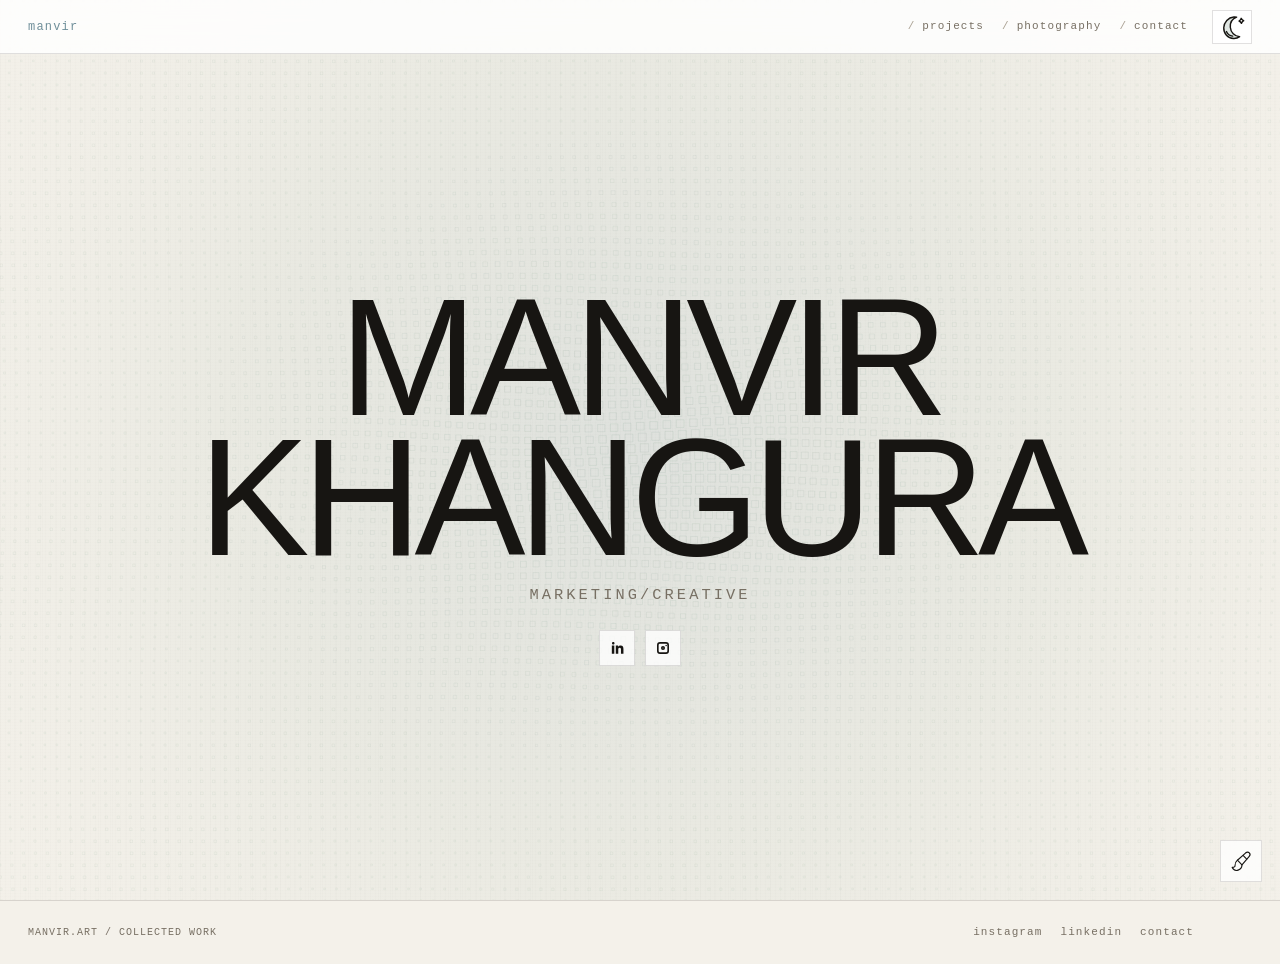
<file: index.html>
<!doctype html>
<html lang="en">
  <head>
    <meta charset="utf-8" />
    <meta name="viewport" content="width=device-width, initial-scale=1" />
    <meta name="description" content="Manvir Khangura portfolio: marketing, creative direction, photography, and culture-driven content." data-site="metaDescription" />
    <title>Manvir</title>
    <link rel="icon" href="favicon.svg" type="image/svg+xml" />
    <link rel="stylesheet" href="styles.css?v=20260728-project-note" />
    <script src="content/admin-config.js"></script>
    <script type="module" src="site.js?v=20260728-project-note"></script>
  </head>
  <body>
    <canvas class="atmosphere" id="atmosphere" aria-hidden="true"></canvas>

    <header class="site-header">
      <a class="brand" href="#home" data-route="home" data-site="name">Manvir</a>
      <nav class="site-nav" aria-label="Primary navigation">
        <a href="#section/projects" data-route="projects">projects</a>
        <a href="#section/photography" data-route="photography">photography</a>
        <a href="#contact" data-route="contact">contact</a>
      </nav>
      <button class="theme-toggle" id="theme-toggle" type="button" aria-label="Switch to dark mode">
        <svg class="sun-icon" viewBox="0 0 48 48" aria-hidden="true">
          <path class="sketch-fill" d="M23.5 15.4c5.8-.8 10.2 2.7 10.9 8.2.8 6.2-3.2 10.7-9.6 11.5-6.3.8-11-2.8-11.7-8.5-.8-5.9 3.8-10.4 10.4-11.2Z" />
          <path d="M23.5 15.4c5.8-.8 10.2 2.7 10.9 8.2.8 6.2-3.2 10.7-9.6 11.5-6.3.8-11-2.8-11.7-8.5-.8-5.9 3.8-10.4 10.4-11.2Z" />
          <path d="M21.4 16.2c-3.2 1.1-5.5 3.4-6.2 6.6" />
          <path d="M24 5.5 23.2 11" />
          <path d="M35.7 8.6 31.8 13" />
          <path d="M42.2 21.5 36.7 22.6" />
          <path d="M39.2 35.4 34.2 31.5" />
          <path d="M24.1 43.2 24.5 37.6" />
          <path d="M10.2 38.4 15.8 35.8" />
          <path d="M5.7 25.8 11.6 26.7" />
          <path d="M9 12.1 13.1 17.1" />
        </svg>
        <svg class="moon-icon" viewBox="0 0 48 48" aria-hidden="true">
          <path class="sketch-fill" d="M31.9 9.1c-6.9 2.1-11.6 8.4-11.6 15.8 0 8.6 6.1 15.5 14.3 16.6-3 2-6.5 2.9-10.4 2.4C14.9 42.7 8.4 34.7 9.4 25.2 10.4 15.8 18 8.5 27.3 8.5c1.6 0 3.1.2 4.6.6Z" />
          <path d="M31.9 9.1c-6.9 2.1-11.6 8.4-11.6 15.8 0 8.6 6.1 15.5 14.3 16.6-3 2-6.5 2.9-10.4 2.4C14.9 42.7 8.4 34.7 9.4 25.2 10.4 15.8 18 8.5 27.3 8.5c1.6 0 3.1.2 4.6.6Z" />
          <path d="M39.3 11.5c.8 2.2 1.8 3.4 3.8 4.2-2 .8-3.1 2-3.9 4.2-.9-2.2-1.9-3.4-3.8-4.2 1.9-.8 3.1-2 3.9-4.2Z" />
          <path d="M13.4 31.7c1.6 4.5 5.1 7.4 9.8 8.2" />
        </svg>
      </button>
    </header>

    <main>
      <section class="hero page-shell" data-view="home" aria-labelledby="intro-title">
        <div class="hero-grid">
          <div class="hero-copy">
            <h1 id="intro-title" data-site="headline">Manvir Khangura</h1>
            <p class="hero-statement" data-site="description">Marketing/Creative</p>
            <div class="signal-strip" aria-label="Social links" data-site="heroLinks">
              <a href="https://www.linkedin.com/in/manvir-khangura" target="_blank" rel="noreferrer" aria-label="LinkedIn">LinkedIn</a>
              <a href="https://www.instagram.com/manvir.s_/" target="_blank" rel="noreferrer" aria-label="Instagram">Instagram</a>
            </div>
          </div>
        </div>
      </section>

      <section class="archive page-shell" data-view="archive" hidden>
        <div class="page-title">
          <p class="eyebrow">Archive</p>
          <h1 id="archive-title">Sections</h1>
        </div>
        <div class="project-list" id="archive-grid"></div>
        <p class="empty-state" id="archive-empty" hidden>No published work yet.</p>
      </section>

      <article class="project-page page-shell" data-view="project" hidden>
        <header class="project-header">
          <a class="back-link" id="project-back" href="#home">Back</a>
          <p class="eyebrow" id="project-type">Gallery</p>
          <h1 id="project-title"></h1>
          <p id="project-description"></p>
        </header>
        <div class="image-stack" id="project-images"></div>
      </article>

      <section class="contact signature-wall-page page-shell" data-view="contact" hidden aria-labelledby="contact-title">
        <div class="signature-intro">
          <p class="eyebrow">Contact</p>
          <h1 id="contact-title">Signature wall</h1>
          <p class="wall-copy">Leave a typed note or draw directly onto a sticky.</p>
          <div class="contact-list" data-site="contactLinks">
            <a href="https://www.linkedin.com/in/manvir-khangura" target="_blank" rel="noreferrer">LinkedIn</a>
            <a href="https://www.instagram.com/manvir.s_/" target="_blank" rel="noreferrer">Instagram</a>
          </div>
        </div>
        <form class="signature-form" id="signature-form">
          <div class="wall-mode" role="group" aria-label="Choose note style">
            <button class="active" type="button" data-wall-mode="type">Type</button>
            <button type="button" data-wall-mode="draw">Draw</button>
          </div>
          <div class="sticky-composer">
            <textarea id="wall-note" name="note" maxlength="140" rows="5" placeholder="write something small"></textarea>
            <div class="signature-pad-top">
              <span>Draw note</span>
              <button type="button" id="clear-signature">Clear</button>
            </div>
            <canvas id="signature-canvas" width="520" height="300" tabindex="0" aria-label="Draw a note"></canvas>
          </div>
          <button class="wall-submit" type="submit">Post note</button>
          <p class="wall-status" id="wall-status" aria-live="polite"></p>
        </form>
        <div class="sticky-wall" id="sticky-wall" aria-label="Signature wall notes"></div>
      </section>
    </main>

    <footer class="site-footer">
      <span>manvir.art / collected work</span>
      <nav aria-label="Footer links">
        <a href="https://www.instagram.com/manvir.s_/" target="_blank" rel="noreferrer">Instagram</a>
        <a href="https://www.linkedin.com/in/manvir-khangura" target="_blank" rel="noreferrer">LinkedIn</a>
        <a href="#contact">Contact</a>
      </nav>
    </footer>
    <button class="controls-toggle" id="controls-toggle" type="button" aria-label="Show visual controls" aria-expanded="false">
      <svg viewBox="0 0 48 48" aria-hidden="true">
        <path d="M31.6 7.8c2.5-2.1 5.7-2.1 7.4-.4 1.8 1.8 1.6 5-.5 7.4L24.9 30.3l-8.7-8.8L31.6 7.8Z" />
        <path d="M16.2 21.5c-3.6 3.3-5 6.3-4.5 9.4.3 1.9-.8 3.7-2.6 4.2-1 .3-2 .3-3.1.1 2 4.6 6.7 6.9 11.5 5.4 4.7-1.5 7.4-5.2 7.4-10.3" />
        <path d="M27.5 12.8 34 19.3" />
      </svg>
    </button>
    <aside class="control-board site-controls" id="site-controls" aria-label="Visual controls" hidden>
      <div class="board-row">
        <span>Cell</span>
        <button type="button" data-cell="18">L</button>
        <button type="button" data-cell="12" class="active">M</button>
        <button type="button" data-cell="7">S</button>
      </div>
      <div class="board-row">
        <span>Brush</span>
        <button type="button" data-brush="soft" class="active">Soft</button>
        <button type="button" data-brush="ink">Ink</button>
        <button type="button" data-brush="static">Static</button>
      </div>
    </aside>
  </body>
</html>
</file>
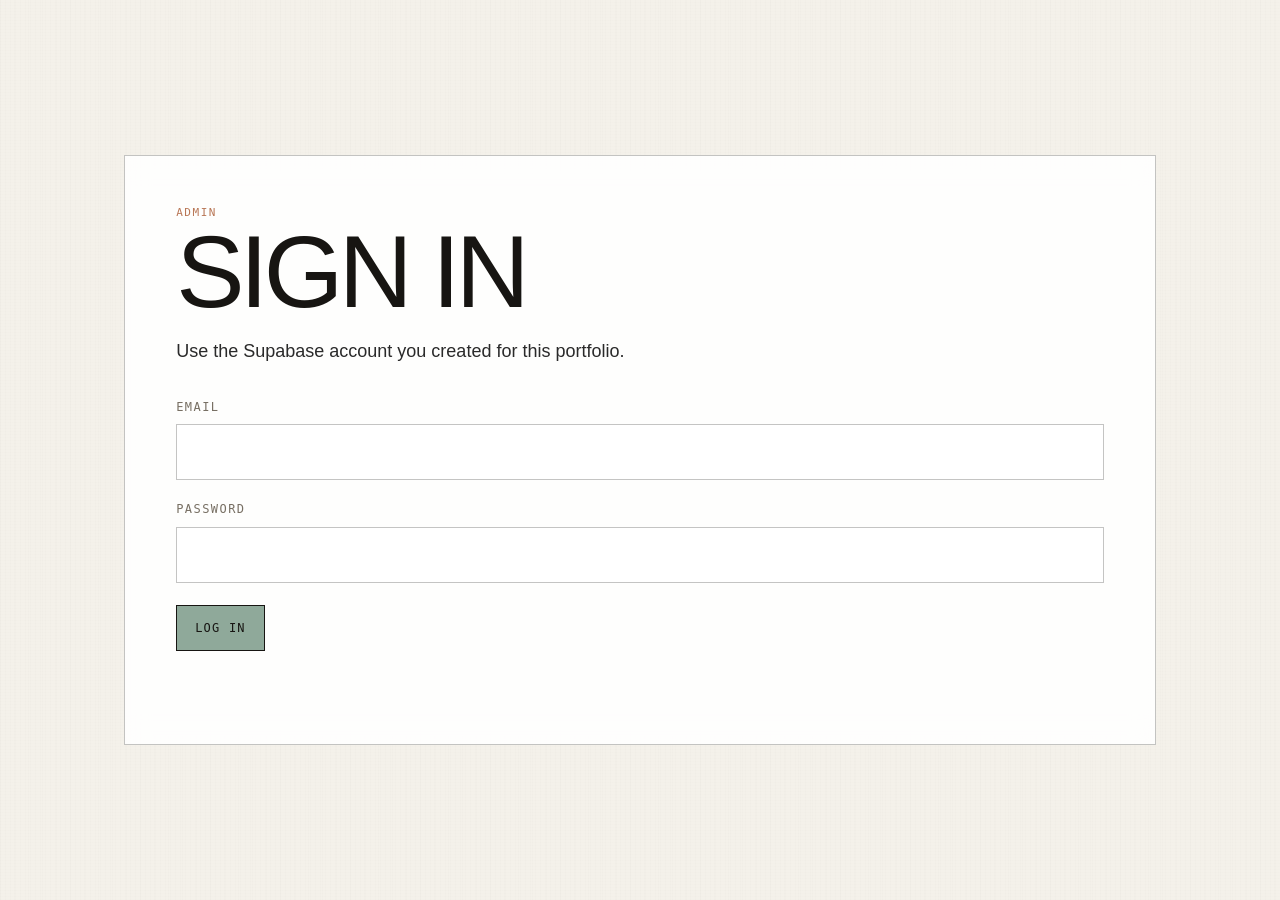
<file: admin/index.html>
<!doctype html>
<html lang="en">
  <head>
    <meta charset="utf-8" />
    <meta name="viewport" content="width=device-width, initial-scale=1" />
    <meta name="robots" content="noindex, nofollow" />
    <title>Admin - Manvir</title>
    <link rel="icon" href="../favicon.svg" type="image/svg+xml" />
    <link rel="stylesheet" href="../styles.css?v=20260709-theme-toggle" />
    <link rel="stylesheet" href="admin.css?v=20260725-wall-remove" />
    <script src="../content/admin-config.js"></script>
    <script type="module" src="admin.js?v=20260725-wall-remove"></script>
  </head>
  <body class="admin-body">
    <main class="admin-shell">
      <section class="admin-panel" id="login-panel">
        <p class="kicker">Admin</p>
        <h1>Sign in</h1>
        <p class="admin-copy">Use the Supabase account you created for this portfolio.</p>
        <form class="admin-form" id="login-form">
          <label>
            <span>Email</span>
            <input id="email" name="email" type="email" autocomplete="email" required />
          </label>
          <label>
            <span>Password</span>
            <input id="password" name="password" type="password" autocomplete="current-password" required />
          </label>
          <button type="submit">Log in</button>
        </form>
        <p class="admin-status" id="login-status"></p>
      </section>

      <section class="admin-panel" id="upload-panel" hidden>
        <div class="admin-topbar">
          <div>
            <p class="kicker">Admin</p>
            <h1>Upload images</h1>
          </div>
          <button type="button" class="ghost-button" id="logout-button">Log out</button>
        </div>

        <form class="admin-form" id="upload-form">
          <label>
            <span>Gallery</span>
            <select id="gallery" name="gallery" required>
              <option value="projects">Projects</option>
              <option value="photography">Photography</option>
            </select>
          </label>
          <label>
            <span>Caption or note</span>
            <input id="caption" name="caption" type="text" placeholder="Optional" />
          </label>
          <label>
            <span>Images</span>
            <input id="images" name="images" type="file" accept="image/*" multiple required />
          </label>
          <button type="submit">Review images</button>
        </form>
        <section class="review-panel" id="review-panel" hidden>
          <div class="review-heading">
            <div>
              <p class="kicker">Review</p>
              <h2>Confirm upload</h2>
            </div>
            <button type="button" class="ghost-button" id="clear-review-button">Clear</button>
          </div>
          <div class="preview-grid" id="preview-grid"></div>
          <div class="review-actions">
            <p class="admin-status" id="review-summary"></p>
            <button type="button" id="confirm-upload-button">Confirm upload</button>
          </div>
        </section>
        <p class="admin-status" id="upload-status"></p>
        <div class="admin-list" id="upload-list"></div>

        <section class="wall-admin-panel">
          <div class="review-heading">
            <div>
              <p class="kicker">Signature wall</p>
              <h2>Remove notes</h2>
            </div>
            <button type="button" class="ghost-button" id="refresh-wall-button">Refresh</button>
          </div>
          <p class="admin-status" id="wall-admin-status"></p>
          <div class="wall-admin-list" id="wall-admin-list"></div>
        </section>
      </section>

      <section class="admin-panel" id="setup-panel" hidden>
        <p class="kicker">Setup needed</p>
        <h1>Connect Supabase</h1>
        <p class="admin-copy">
          This admin page is installed, but it needs your Supabase project URL and anon key in
          <code>content/admin-config.js</code>.
        </p>
      </section>
    </main>
  </body>
</html>
</file>
<file: styles.css>
@import url("https://fonts.googleapis.com/css2?family=Pixelify+Sans:wght@400;500;600&display=swap");

:root {
  color-scheme: light;
  --paper: #f4f1ea;
  --paper-soft: #ebe7dc;
  --ink: #171512;
  --text: #171512;
  --muted: #776f63;
  --dim: #aaa193;
  --line: rgb(23 21 18 / 13%);
  --line-strong: rgb(23 21 18 / 25%);
  --accent: #8fa99a;
  --accent-2: #6f8f9a;
  --clay: #b87655;
  --icon-fill: rgb(143 169 154 / 28%);
  --copy: #2a2a2a;
  --header-bg: rgb(255 255 255 / 84%);
  --panel-bg: rgb(255 255 255 / 84%);
  --chip-bg: rgb(255 255 255 / 78%);
  --cell-bg: rgb(255 255 255 / 72%);
  --body-grid-a: rgb(23 21 18 / 7%);
  --body-grid-b: rgb(23 21 18 / 4%);
  --body-grid-c: rgb(143 169 154 / 14%);
  --canvas-bg: #f4f1ea;
  --canvas-glow-a: rgba(111, 143, 154, 0.16);
  --canvas-glow-b: rgba(143, 169, 154, 0.1);
  --canvas-glow-end: rgba(244, 241, 234, 0);
  --canvas-grid-soft: 143, 169, 154;
  --canvas-grid-ink: 23, 21, 18;
  --shadow: rgb(23 21 18 / 10%);
  --max: 1520px;
  --mono: "SFMono-Regular", ui-monospace, Menlo, Consolas, monospace;
  --pixel: "Pixelify Sans", "Helvetica Neue", Helvetica, Arial, sans-serif;
}

:root[data-theme="dark"] {
  color-scheme: dark;
  --paper: #111315;
  --paper-soft: #1a1d1f;
  --ink: #f0eee8;
  --text: #f0eee8;
  --muted: #aaa398;
  --dim: #746f66;
  --line: rgb(240 238 232 / 13%);
  --line-strong: rgb(240 238 232 / 24%);
  --accent: #789287;
  --accent-2: #87aebb;
  --clay: #c08a6c;
  --icon-fill: rgb(120 146 135 / 32%);
  --copy: #d2ccc0;
  --header-bg: rgb(17 19 21 / 84%);
  --panel-bg: rgb(26 29 31 / 82%);
  --chip-bg: rgb(26 29 31 / 78%);
  --cell-bg: rgb(26 29 31 / 72%);
  --body-grid-a: rgb(240 238 232 / 7%);
  --body-grid-b: rgb(240 238 232 / 4%);
  --body-grid-c: rgb(135 174 187 / 11%);
  --canvas-bg: #111315;
  --canvas-glow-a: rgba(135, 174, 187, 0.14);
  --canvas-glow-b: rgba(120, 146, 135, 0.1);
  --canvas-glow-end: rgba(17, 19, 21, 0);
  --canvas-grid-soft: 120, 146, 135;
  --canvas-grid-ink: 240, 238, 232;
  --shadow: rgb(0 0 0 / 28%);
}

* {
  box-sizing: border-box;
}

html {
  background: var(--paper);
  color: var(--text);
  font-family: "Helvetica Neue", Helvetica, Arial, "SF Pro Display", "SF Pro Text", -apple-system, BlinkMacSystemFont, sans-serif;
  font-feature-settings: "ss06" 1;
  scroll-behavior: smooth;
}

body {
  position: relative;
  margin: 0;
  min-height: 100vh;
  overflow-x: hidden;
  color: var(--text);
  font-size: 15px;
  line-height: 1.5;
  letter-spacing: 0;
  background: transparent;
}

body::after {
  content: "";
  position: fixed;
  inset: 0;
  z-index: 1;
  pointer-events: none;
  opacity: 0.16;
  background-image:
    linear-gradient(90deg, var(--body-grid-a) 1px, transparent 1px),
    repeating-linear-gradient(0deg, var(--body-grid-b) 0 1px, transparent 1px 3px),
    repeating-linear-gradient(90deg, var(--body-grid-c) 0 1px, transparent 1px 5px);
  background-size: 14px 100%, auto, auto;
  mix-blend-mode: multiply;
}

a {
  color: inherit;
  text-decoration: none;
}

a:hover,
a.active {
  color: var(--accent-2);
}

img {
  display: block;
  max-width: 100%;
}

button,
input,
select {
  font: inherit;
}

[hidden] {
  display: none !important;
}

.visually-hidden {
  position: absolute;
  width: 1px;
  height: 1px;
  overflow: hidden;
  clip: rect(0 0 0 0);
  white-space: nowrap;
}

.atmosphere {
  position: fixed;
  inset: 0;
  z-index: 0;
  width: 100%;
  height: 100%;
  pointer-events: none;
}

main,
.site-footer,
.site-controls,
.controls-toggle {
  position: relative;
  z-index: 2;
}

.site-header {
  position: sticky;
  top: 0;
  z-index: 10;
  display: grid;
  grid-template-columns: auto minmax(0, 1fr) auto;
  align-items: center;
  gap: 24px;
  min-height: 54px;
  padding: 0 28px;
  background: var(--header-bg);
  border-bottom: 1px solid var(--line);
  backdrop-filter: blur(12px);
  -webkit-backdrop-filter: blur(12px);
}

.theme-toggle {
  display: inline-grid;
  place-items: center;
  width: 40px;
  height: 34px;
  padding: 0;
  color: var(--text);
  background: var(--chip-bg);
  border: 1px solid var(--line);
  cursor: pointer;
}

.theme-toggle:hover {
  background: var(--accent);
  border-color: var(--ink);
}

.theme-toggle svg {
  width: 29px;
  height: 29px;
  fill: none;
  stroke: currentColor;
  stroke-width: 2.35;
  stroke-linecap: round;
  stroke-linejoin: round;
  overflow: visible;
  transform: rotate(-4deg);
}

.theme-toggle .sketch-fill {
  fill: var(--icon-fill);
  stroke: none;
}

.theme-toggle:hover svg {
  transform: rotate(4deg) translateY(-1px);
}

.theme-toggle .sun-icon {
  display: none;
}

:root[data-theme="dark"] .theme-toggle .sun-icon {
  display: block;
}

:root[data-theme="dark"] .theme-toggle .moon-icon {
  display: none;
}

.brand {
  width: max-content;
  max-width: 56vw;
  color: var(--accent-2);
  font-family: var(--mono);
  font-size: 12px;
  font-weight: 500;
  line-height: 1;
  letter-spacing: 0.1em;
  text-transform: lowercase;
  white-space: nowrap;
}

.site-nav,
.site-footer nav {
  display: flex;
  align-items: center;
  justify-content: flex-end;
  gap: 18px;
  color: var(--muted);
  font-family: var(--mono);
  font-size: 11px;
  line-height: 1;
  letter-spacing: 0.1em;
  text-transform: lowercase;
}

.site-nav {
  min-width: 0;
  flex-wrap: nowrap;
  white-space: nowrap;
}

.site-nav a::before {
  content: "/";
  margin-right: 7px;
  color: var(--dim);
}

.page-shell {
  width: min(var(--max), 100%);
  margin: 0 auto;
  padding: 0 28px;
}

.hero {
  min-height: calc(100vh - 54px);
  display: flex;
  flex-direction: column;
  justify-content: center;
  padding-top: clamp(80px, 12vh, 150px);
  padding-bottom: clamp(70px, 12vh, 140px);
}

.hero-grid {
  display: grid;
  grid-template-columns: minmax(0, 1fr);
  align-items: center;
  gap: 28px;
}

.hero-copy {
  display: grid;
  justify-items: center;
  align-content: center;
  gap: 18px;
  min-height: 0;
  text-align: center;
}

.kicker,
.eyebrow {
  margin: 0;
  color: var(--clay);
  font-family: var(--mono);
  font-size: 11px;
  font-weight: 400;
  line-height: 1;
  letter-spacing: 0.14em;
  text-transform: uppercase;
}

h1,
h2,
h3,
p {
  margin-top: 0;
}

h1 {
  max-width: 1160px;
  margin-bottom: 0;
  font-size: clamp(72px, 13vw, 210px);
  line-height: 0.84;
  font-weight: 400;
  letter-spacing: -0.045em;
  text-transform: uppercase;
}

.hero-statement {
  max-width: 720px;
  margin: 0;
  padding: 0;
  color: var(--muted);
  background: transparent;
  border: 0;
  font-family: var(--mono);
  font-size: clamp(13px, 1.2vw, 18px);
  line-height: 1.2;
  font-weight: 400;
  letter-spacing: 0.2em;
  text-transform: uppercase;
}

.hero-statement::first-letter {
  color: inherit;
}

.hero-bottom {
  display: grid;
  grid-template-columns: minmax(280px, 420px) minmax(0, 1fr);
  align-items: flex-end;
  justify-content: space-between;
  gap: 24px;
}

.archive-card {
  display: grid;
  gap: 0;
  margin: 0;
  color: var(--text);
  background: var(--panel-bg);
  border: 1px solid var(--line);
  box-shadow: 10px 10px 0 var(--shadow);
  backdrop-filter: blur(12px);
  -webkit-backdrop-filter: blur(12px);
}

.archive-card div {
  display: grid;
  grid-template-columns: 86px minmax(0, 1fr);
  gap: 12px;
  align-items: center;
  min-height: 38px;
  padding: 0 12px;
  border-bottom: 1px solid var(--line);
}

.archive-card div:last-child {
  border-bottom: 0;
}

.archive-card dt,
.archive-card dd {
  margin: 0;
}

.archive-card dt {
  color: var(--dim);
  font-family: var(--mono);
  font-size: 10px;
  letter-spacing: 0.12em;
  text-transform: uppercase;
}

.archive-card dd {
  min-width: 0;
  color: var(--text);
  font-family: var(--pixel);
  font-size: 15px;
  line-height: 1;
}

.control-board {
  display: grid;
  gap: 14px;
  padding: 16px;
  width: min(440px, 100%);
  color: var(--muted);
  background: var(--panel-bg);
  border: 1px solid var(--line);
  backdrop-filter: blur(12px);
  -webkit-backdrop-filter: blur(12px);
}

.site-controls {
  position: fixed;
  right: 18px;
  bottom: 68px;
  z-index: 20;
  width: min(360px, calc(100vw - 36px));
  padding: 10px;
  gap: 8px;
  box-shadow: 0 10px 34px rgb(23 21 18 / 10%);
}

.controls-toggle {
  position: fixed;
  right: 18px;
  bottom: 18px;
  z-index: 21;
  display: inline-grid;
  place-items: center;
  width: 42px;
  height: 42px;
  padding: 0;
  color: var(--text);
  background: var(--chip-bg);
  border: 1px solid var(--line);
  cursor: pointer;
  backdrop-filter: blur(12px);
  -webkit-backdrop-filter: blur(12px);
}

.controls-toggle:hover,
.controls-toggle.active {
  background: var(--accent);
  border-color: var(--ink);
}

.controls-toggle svg {
  width: 25px;
  height: 25px;
  fill: none;
  stroke: currentColor;
  stroke-width: 2.2;
  stroke-linecap: round;
  stroke-linejoin: round;
}

.board-row {
  display: grid;
  grid-template-columns: 64px repeat(3, 1fr);
  gap: 8px;
  align-items: center;
}

.board-row span {
  color: var(--text);
  font-family: var(--mono);
  font-size: 11px;
  letter-spacing: 0.1em;
  text-transform: uppercase;
}

.board-row button {
  min-height: 34px;
  color: var(--muted);
  background: #fff;
  border: 1px solid var(--line);
  border-radius: 0;
  cursor: pointer;
  font-family: var(--mono);
  font-size: 11px;
  text-transform: uppercase;
}

.board-row button:hover,
.board-row button.active {
  color: var(--ink);
  background: var(--accent);
  border-color: var(--ink);
}

.control-board p,
.project-header p,
.empty-state {
  color: var(--copy);
  text-align: justify;
  text-align-last: left;
}

.signal-strip,
.contact-list {
  display: flex;
  flex-wrap: wrap;
  gap: 10px;
  padding-top: 28px;
}

.signal-strip {
  justify-content: flex-end;
  padding-top: 0;
}

.hero .signal-strip {
  justify-content: center;
  margin-top: 8px;
}

.signal-strip a,
.signal-strip span,
.contact-list a,
.contact-list span {
  display: inline-flex;
  align-items: center;
  min-height: 34px;
  padding: 0 12px;
  color: var(--text);
  background: var(--chip-bg);
  border: 1px solid var(--line);
  font-family: var(--mono);
  font-size: 10px;
  letter-spacing: 0.1em;
  text-transform: uppercase;
}

.signal-strip .social-icon {
  justify-content: center;
  width: 36px;
  min-height: 36px;
  padding: 0;
}

.signal-strip .social-icon svg {
  width: 18px;
  height: 18px;
  fill: currentColor;
}

.signal-strip a:hover,
.contact-list a:hover {
  color: var(--ink);
  background: var(--accent);
  border-color: var(--ink);
}

.section-heading h2 {
  max-width: 980px;
  margin: 0;
  font-size: clamp(36px, 5.4vw, 86px);
  line-height: 0.98;
  font-weight: 400;
  letter-spacing: -0.035em;
  text-transform: uppercase;
}

.work-index {
  padding-top: 72px;
  padding-bottom: 82px;
}

.section-heading {
  display: grid;
  grid-template-columns: minmax(180px, 0.34fr) minmax(0, 1fr);
  gap: 42px;
  align-items: end;
  padding: 28px 0 38px;
  border-top: 1px solid var(--line-strong);
}

.section-note {
  max-width: 560px;
  margin: 0;
  color: var(--muted);
  font-family: var(--mono);
  font-size: clamp(12px, 1vw, 15px);
  line-height: 1.45;
}

.project-list {
  display: grid;
  border-top: 1px solid var(--line);
}

.project-row {
  position: relative;
  display: grid;
  grid-template-columns: 76px minmax(320px, 1fr) minmax(160px, 220px) 128px;
  gap: 30px;
  align-items: center;
  min-height: 190px;
  padding: 22px 0;
  border-bottom: 1px solid var(--line);
  color: var(--text);
}

.project-row::after {
  content: "";
  position: absolute;
  left: 76px;
  bottom: 26px;
  width: 38px;
  height: 2px;
  background: var(--clay);
  transform: scaleX(0);
  transform-origin: left;
  transition: transform 220ms ease;
}

.project-row::before {
  content: "";
  position: absolute;
  inset: 8px -12px;
  z-index: -1;
  background: rgb(143 169 154 / 0%);
  transform: skewY(-0.2deg);
  transition: background 180ms ease;
}

.project-row:hover::before {
  background: rgb(143 169 154 / 24%);
}

.project-row:hover::after {
  transform: scaleX(1);
}

.project-number,
.project-row-type {
  color: var(--dim);
  font-family: var(--mono);
  font-size: 11px;
  letter-spacing: 0.1em;
  text-transform: uppercase;
}

.project-row-type {
  justify-self: end;
  text-align: right;
}

.project-row-title {
  font-size: clamp(34px, 5.2vw, 82px);
  line-height: 0.9;
  font-weight: 400;
  letter-spacing: -0.035em;
  text-transform: uppercase;
  min-width: 0;
}

.project-row-media {
  overflow: hidden;
  justify-self: stretch;
  background: var(--paper-soft);
  border: 1px solid var(--line);
  mix-blend-mode: multiply;
  box-shadow: 7px 7px 0 var(--shadow);
}

.project-row-media img {
  width: 100%;
  aspect-ratio: 5 / 4;
  object-fit: cover;
  filter: grayscale(0.1) contrast(1.05) saturate(0.92);
  transition: transform 420ms ease, filter 420ms ease;
}

.project-row:hover .project-row-media img {
  transform: scale(1.08);
  filter: grayscale(0) contrast(1.08) saturate(1.04);
}

.archive,
.project-page,
.contact {
  min-height: calc(100vh - 54px);
  padding-top: 72px;
  padding-bottom: 110px;
}

.page-title {
  display: grid;
  grid-template-columns: minmax(180px, 0.34fr) minmax(0, 1fr);
  gap: 42px;
  align-items: end;
  margin-bottom: 48px;
}

.page-title h1,
.contact h1 {
  margin: 0;
  font-size: clamp(54px, 9vw, 142px);
  line-height: 0.86;
  font-weight: 400;
  letter-spacing: -0.04em;
  text-transform: uppercase;
}

.project-header {
  display: grid;
  grid-template-columns: 140px 160px minmax(0, 1fr);
  gap: 22px;
  align-items: start;
  margin-bottom: 48px;
}

.project-header h1 {
  grid-column: 3;
  font-size: clamp(58px, 10vw, 164px);
}

.project-header p:last-child {
  grid-column: 3;
  max-width: 720px;
  margin: 10px 0 0;
  font-size: 18px;
  line-height: 1.5;
}

.project-page.is-construction {
  display: grid;
  place-items: center;
  min-height: calc(100vh - 54px);
  padding-top: 72px;
  padding-bottom: 110px;
}

.project-page.is-construction .project-header {
  display: none;
}

.project-page.is-construction .image-stack {
  display: grid;
  place-items: center;
  width: 100%;
}

.project-page.is-photography {
  position: relative;
  display: grid;
  grid-template-columns: clamp(360px, 30vw, 560px) minmax(0, 1fr);
  width: 100vw;
  max-width: none;
  min-height: calc(100vh - 54px);
  margin-left: calc(50% - 50vw);
  margin-right: calc(50% - 50vw);
  overflow: hidden;
  padding-left: 0;
  padding-right: 0;
  padding-top: 0;
  padding-bottom: 0;
}

.project-page.is-photography::before {
  content: "";
  position: absolute;
  inset: 0;
  z-index: -1;
  background:
    radial-gradient(circle at 62% 46%, rgb(184 118 85 / 10%), transparent 0 25%),
    linear-gradient(90deg, rgb(255 255 255 / 20%), transparent 42% 100%);
  pointer-events: none;
}

.project-page.is-photography .project-header {
  position: relative;
  z-index: 2;
  display: grid;
  grid-column: 2;
  grid-template-columns: minmax(0, 1fr);
  place-self: center;
  place-items: center;
  width: min(760px, 78%);
  margin: 0;
  padding: 18vh 18px;
  text-align: center;
}

.project-page.is-photography .back-link {
  position: fixed;
  left: 28px;
  top: 82px;
  z-index: 4;
  padding: 9px 10px;
  background: var(--chip-bg);
  border: 1px solid var(--line);
  backdrop-filter: blur(12px);
  -webkit-backdrop-filter: blur(12px);
}

.project-page.is-photography .eyebrow {
  margin-bottom: 18px;
}

.project-page.is-photography .project-header h1 {
  grid-column: auto;
  font-family: Georgia, "Times New Roman", serif;
  font-size: clamp(58px, 8.8vw, 132px);
  line-height: 0.9;
  letter-spacing: -0.035em;
  text-transform: none;
}

.project-page.is-photography .project-header p:last-child {
  grid-column: auto;
  max-width: 560px;
  margin: 20px auto 0;
  color: var(--text);
  font-family: Georgia, "Times New Roman", serif;
  font-size: clamp(18px, 1.9vw, 25px);
  line-height: 1.35;
  text-align: center;
  text-align-last: center;
}

.project-page.is-photography .project-header p:last-child span {
  display: block;
}

.project-page.is-photography .project-header .camera-line {
  margin-top: 7px;
  font-family: Georgia, "Times New Roman", serif;
}

.project-page.is-photography .photo-marquee {
  position: absolute;
  inset: 0;
  z-index: 1;
  pointer-events: none;
  overflow: hidden;
}

.polaroid-stage {
  position: absolute;
  top: -18vh;
  bottom: -18vh;
  left: 0;
  width: min(34vw, 520px);
}

.polaroid-lane {
  position: absolute;
  top: 0;
  display: grid;
  gap: 34px;
  width: min(15vw, 190px);
  animation: polaroid-scroll 38s linear infinite;
  will-change: transform;
}

.lane-slow {
  left: clamp(-78px, -2vw, -24px);
}

.lane-fast {
  left: clamp(46px, 6vw, 104px);
  animation-duration: 31s;
  animation-direction: reverse;
  transform: translateY(-18%);
}

.lane-drift {
  left: clamp(160px, 14vw, 236px);
  animation-duration: 44s;
}

.polaroid-card {
  width: clamp(138px, 14.5vw, 210px);
  margin: 0;
  padding: 0;
  color: #191713;
  background: transparent;
  border: 0;
  box-shadow: 10px 14px 0 rgb(23 21 18 / 12%);
  transform: translateX(var(--shift)) rotate(var(--r));
}

.polaroid-card img {
  width: 100%;
  height: auto;
  aspect-ratio: auto;
  object-fit: contain;
  background: transparent;
  border: 0;
  filter: contrast(1.04) saturate(0.98);
  mix-blend-mode: normal;
}

.polaroid-card figcaption {
  display: none;
}

:root[data-theme="dark"] .project-page.is-photography::before {
  background:
    radial-gradient(circle at 60% 48%, rgb(135 174 187 / 10%), transparent 0 28%),
    linear-gradient(90deg, rgb(255 255 255 / 4%), transparent 48% 100%);
}

:root[data-theme="dark"] .polaroid-card {
  background: transparent;
  box-shadow: 10px 13px 0 rgb(0 0 0 / 30%);
}

@keyframes polaroid-scroll {
  from {
    translate: 0 -4%;
  }

  to {
    translate: 0 -52%;
  }
}

.back-link {
  color: var(--muted);
  font-family: var(--mono);
  font-size: 11px;
  letter-spacing: 0.12em;
  text-transform: uppercase;
}

.image-stack {
  display: grid;
  grid-template-columns: repeat(12, minmax(0, 1fr));
  gap: 18px;
}

.project-sticky-note {
  grid-column: auto;
  display: grid;
  place-items: center;
  width: min(360px, 82vw);
  min-height: 260px;
  padding: 28px;
  color: #191713;
  background: #efe3a9;
  border: 1px solid rgb(25 23 19 / 18%);
  box-shadow: 10px 12px 0 rgb(23 21 18 / 10%);
  transform: rotate(-1.8deg);
}

.project-sticky-note span {
  display: block;
  margin-bottom: 26px;
  font-family: var(--mono);
  font-size: 10px;
  letter-spacing: 0.12em;
  text-transform: uppercase;
}

.project-sticky-note p {
  margin: 0;
  font-family: var(--mono);
  font-size: clamp(24px, 3.8vw, 48px);
  letter-spacing: 0.08em;
  line-height: 1;
  text-align: center;
  text-transform: uppercase;
}

.image-stack img {
  width: 100%;
  min-height: 260px;
  max-height: 980px;
  object-fit: cover;
  background: var(--paper-soft);
  border: 1px solid var(--line);
  mix-blend-mode: multiply;
}

.image-stack img:nth-child(6n + 1) {
  grid-column: span 7;
  aspect-ratio: 4 / 5;
}

.image-stack img:nth-child(6n + 2) {
  grid-column: span 5;
  aspect-ratio: 5 / 6;
}

.image-stack img:nth-child(6n + 3) {
  grid-column: 3 / span 8;
  aspect-ratio: 16 / 10;
}

.image-stack img:nth-child(6n + 4),
.image-stack img:nth-child(6n + 5) {
  grid-column: span 6;
  aspect-ratio: 4 / 3;
}

.image-stack img:nth-child(6n + 6) {
  grid-column: 2 / span 10;
  aspect-ratio: 16 / 9;
}

.contact {
  display: flex;
  flex-direction: column;
  justify-content: flex-end;
}

.contact h1 {
  max-width: 1180px;
  margin-top: 18px;
}

.signature-wall-page {
  display: grid;
  grid-template-columns: minmax(300px, 0.36fr) minmax(420px, 0.64fr);
  grid-template-rows: auto minmax(220px, 1fr);
  column-gap: clamp(48px, 6vw, 112px);
  row-gap: 30px;
  align-content: start;
}

.signature-intro {
  display: grid;
  align-content: start;
  gap: 18px;
}

.signature-intro h1 {
  max-width: 520px;
  font-size: clamp(54px, 6.8vw, 112px);
  line-height: 0.86;
  text-transform: uppercase;
}

.wall-copy {
  max-width: 520px;
  margin: 0;
  color: var(--muted);
  font-family: Georgia, "Times New Roman", serif;
  font-size: clamp(18px, 2vw, 28px);
  line-height: 1.22;
}

.signature-form {
  display: grid;
  gap: 14px;
  padding: 16px;
  background: var(--panel-bg);
  border: 1px solid var(--line);
  box-shadow: 10px 10px 0 var(--shadow);
  backdrop-filter: blur(12px);
  -webkit-backdrop-filter: blur(12px);
}

.wall-mode {
  display: flex;
  align-items: center;
  gap: 8px;
}

.wall-mode button,
.signature-pad-top span {
  color: var(--dim);
  font-family: var(--mono);
  font-size: 10px;
  letter-spacing: 0.12em;
  text-transform: uppercase;
}

.wall-mode button {
  min-height: 32px;
  padding: 0 14px;
  background: var(--chip-bg);
  border: 1px solid var(--line);
  border-radius: 0;
  cursor: pointer;
}

.wall-mode button.active {
  color: #191713;
  background: #efe3a9;
  border-color: rgb(25 23 19 / 34%);
}

.sticky-composer {
  display: grid;
  min-height: 300px;
  padding: 18px;
  color: #191713;
  background: #efe3a9;
  border: 1px solid rgb(25 23 19 / 18%);
  box-shadow: 8px 9px 0 rgb(23 21 18 / 11%);
  transform: rotate(-0.8deg);
}

.sticky-composer textarea {
  min-height: 244px;
  resize: none;
  color: #191713;
  background: transparent;
  border: 0;
  border-radius: 0;
  padding: 0;
  font-family: Georgia, "Times New Roman", serif;
  font-size: clamp(22px, 2.4vw, 34px);
  line-height: 1.16;
}

.sticky-composer textarea::placeholder {
  color: rgb(25 23 19 / 38%);
}

.sticky-composer textarea:focus,
.sticky-composer canvas:focus {
  outline: 0;
}

.signature-pad-top {
  display: none;
  align-items: center;
  justify-content: space-between;
  gap: 12px;
}

.signature-pad-top button,
.wall-submit {
  min-height: 34px;
  padding: 0 12px;
  color: var(--text);
  background: var(--chip-bg);
  border: 1px solid var(--line);
  border-radius: 0;
  cursor: pointer;
  font-family: var(--mono);
  font-size: 10px;
  letter-spacing: 0.1em;
  text-transform: uppercase;
}

.signature-pad-top button:hover,
.wall-submit:hover {
  color: var(--ink);
  background: var(--accent);
  border-color: var(--ink);
}

.sticky-composer canvas {
  display: none;
  width: 100%;
  height: 254px;
  background:
    linear-gradient(rgb(25 23 19 / 8%) 1px, transparent 1px),
    linear-gradient(90deg, rgb(25 23 19 / 8%) 1px, transparent 1px),
    transparent;
  background-size: 28px 28px;
  border: 0;
  cursor: crosshair;
  touch-action: none;
}

.signature-form.draw-mode .sticky-composer textarea {
  display: none;
}

.signature-form.draw-mode .signature-pad-top,
.signature-form.draw-mode .sticky-composer canvas {
  display: flex;
}

.signature-form.draw-mode .sticky-composer canvas {
  display: block;
}

.wall-submit {
  justify-self: start;
  min-width: 128px;
  background: var(--accent);
}

.wall-status {
  min-height: 18px;
  margin: 0;
  color: var(--muted);
  font-family: var(--mono);
  font-size: 10px;
  letter-spacing: 0.08em;
  text-transform: uppercase;
}

.sticky-wall {
  grid-column: 1 / -1;
  display: grid;
  grid-template-columns: repeat(auto-fill, minmax(170px, 1fr));
  gap: 16px;
  align-content: start;
  min-height: 260px;
  padding-top: 8px;
}

.wall-sticky,
.wall-empty {
  min-height: 172px;
  margin: 0;
  padding: 16px;
  color: #191713;
  background: #efe3a9;
  border: 1px solid rgb(25 23 19 / 18%);
  box-shadow: 8px 9px 0 rgb(23 21 18 / 11%);
}

.wall-sticky {
  display: grid;
  transform: rotate(var(--tilt));
}

.wall-sticky:nth-child(3n + 2) {
  background: #d9e4c9;
}

.wall-sticky:nth-child(3n + 3) {
  background: #e8d2bc;
}

.wall-sticky p {
  margin: 0;
  font-family: Georgia, "Times New Roman", serif;
  font-size: 18px;
  line-height: 1.28;
}

.wall-sticky.drawn-sticky {
  padding: 10px;
}

.wall-sticky.drawn-sticky img {
  align-self: stretch;
  justify-self: stretch;
  height: 100%;
  width: 100%;
  object-fit: contain;
  object-position: center;
  mix-blend-mode: multiply;
}

.wall-empty {
  display: grid;
  place-items: center;
  color: rgb(25 23 19 / 62%);
  font-family: var(--pixel);
  font-size: 18px;
  line-height: 1;
  text-align: center;
  transform: rotate(-1.4deg);
}

.site-footer {
  display: flex;
  align-items: center;
  justify-content: space-between;
  gap: 24px;
  padding: 24px 86px 24px 28px;
  color: var(--muted);
  border-top: 1px solid var(--line);
  font-family: var(--mono);
  font-size: 10px;
  letter-spacing: 0.1em;
  text-transform: uppercase;
}

@media (max-width: 940px) {
  body::after {
    background-size: 28px 100%, auto, auto;
  }

  .site-header {
    padding: 0 16px;
    gap: 14px;
  }

  .site-nav {
    gap: 12px;
  }

  .page-shell {
    padding-left: 16px;
    padding-right: 16px;
  }

  .hero {
    min-height: auto;
    padding-top: 38px;
  }

  .hero-grid,
  .section-heading,
  .page-title,
  .project-header {
    grid-template-columns: 1fr;
    gap: 24px;
  }

  .hero-copy {
    min-height: auto;
  }

  h1 {
    font-size: clamp(58px, 17vw, 118px);
  }

  .hero-statement {
    font-size: clamp(12px, 3.4vw, 16px);
  }

  .hero-bottom {
    align-items: flex-start;
    grid-template-columns: 1fr;
  }

  .archive-card {
    width: min(100%, 420px);
    box-shadow: 6px 6px 0 var(--shadow);
  }

  .signal-strip {
    justify-content: flex-start;
  }

  .control-board {
    max-width: 520px;
  }

  .work-index {
    padding-top: 58px;
    padding-bottom: 72px;
  }

  .project-row {
    grid-template-columns: 46px minmax(0, 1fr);
    gap: 14px;
    min-height: auto;
    padding: 22px 0 28px;
  }

  .project-row-title,
  .project-row-media,
  .project-row-type {
    grid-column: 2;
  }

  .project-row::after {
    left: 60px;
    bottom: 18px;
  }

  .project-row-media {
    width: min(100%, 440px);
  }

  .project-row-type {
    justify-self: start;
    text-align: left;
  }

  .project-header h1,
  .project-header p:last-child {
    grid-column: auto;
  }

  .project-page.is-photography {
    grid-template-columns: 132px minmax(0, 1fr);
    min-height: calc(100vh - 48px);
  }

  .project-page.is-photography .project-header {
    grid-column: 2;
    min-height: calc(100vh - 48px);
    width: min(100%, calc(100vw - 148px));
    min-width: 0;
    margin: 0;
    padding: 22vh 10px 16vh;
  }

  .project-page.is-photography .back-link {
    left: 16px;
    top: 64px;
  }

  .project-page.is-photography .project-header h1 {
    font-size: clamp(40px, 12vw, 72px);
  }

  .project-page.is-photography .project-header p:last-child {
    font-size: clamp(15px, 4.2vw, 18px);
  }

  .project-page.is-photography .photo-marquee {
    width: 132px;
  }

  .polaroid-stage {
    top: -10vh;
    bottom: -12vh;
    left: 0;
    width: 132px;
  }

  .polaroid-lane {
    width: 128px;
    gap: 24px;
  }

  .lane-slow {
    left: -64px;
  }

  .lane-fast {
    left: -8px;
  }

  .lane-drift {
    display: none;
  }

  .polaroid-card {
    width: 142px;
    padding: 0;
    box-shadow: 5px 7px 0 rgb(23 21 18 / 10%);
  }

  .image-stack {
    grid-template-columns: 1fr;
  }

  .project-sticky-note {
    grid-column: auto;
    min-height: 190px;
    box-shadow: 6px 7px 0 rgb(23 21 18 / 10%);
  }

  .image-stack img:nth-child(n) {
    grid-column: auto;
    aspect-ratio: 4 / 5;
  }

  .site-footer {
    align-items: flex-start;
    flex-direction: column;
    padding: 22px 72px 22px 16px;
  }

  .signature-wall-page {
    grid-template-columns: 1fr;
    gap: 22px;
  }

  .signature-form {
    padding: 12px;
    box-shadow: 6px 6px 0 var(--shadow);
  }

  .sticky-wall {
    grid-template-columns: repeat(2, minmax(0, 1fr));
    gap: 12px;
  }

  .wall-sticky,
  .wall-empty {
    min-height: 156px;
    padding: 14px;
  }

  .wall-sticky p {
    font-size: 16px;
  }
}

@media (max-width: 1180px) and (min-width: 941px) {
  .project-row {
    grid-template-columns: 58px minmax(0, 1fr) minmax(150px, 220px) 110px;
    gap: 22px;
  }

  .project-row-media {
    grid-column: 3;
    grid-row: auto;
  }

  .project-row-type {
    grid-column: 4;
    grid-row: auto;
  }

  .project-page.is-photography .project-header {
    width: min(650px, 84%);
    min-width: 0;
    margin: 0;
  }

  .project-page.is-photography .photo-marquee {
    width: 390px;
  }

  .polaroid-stage {
    width: 390px;
  }

  .lane-drift {
    display: none;
  }
}

@media (max-width: 560px) {
  .site-header {
    grid-template-columns: auto minmax(0, 1fr) auto;
    min-height: 48px;
    gap: 8px;
    padding: 0 12px;
  }

  .site-nav {
    justify-content: flex-end;
    flex-wrap: nowrap;
    gap: 7px;
    font-size: clamp(7px, 2.35vw, 10px);
  }

  .brand {
    max-width: 100%;
    font-size: clamp(10px, 2.85vw, 13px);
  }

  .theme-toggle {
    width: 28px;
    height: 28px;
  }

  .theme-toggle svg {
    width: 14px;
    height: 14px;
  }

  .project-page.is-photography .project-header {
    width: min(100%, calc(100vw - 118px));
  }

  .project-page.is-photography .project-header h1 {
    font-size: clamp(34px, 10.5vw, 54px);
  }

  .project-page.is-photography .project-header p:last-child {
    font-size: 14px;
  }

  .project-page.is-photography .photo-marquee {
    width: 94px;
  }

  .polaroid-stage {
    width: 94px;
  }

  .polaroid-lane {
    width: 104px;
  }

  .lane-slow {
    left: -74px;
  }

  .lane-fast {
    display: none;
  }

  .polaroid-card {
    width: 108px;
  }

  .board-row {
    grid-template-columns: 50px repeat(3, minmax(44px, 1fr));
    gap: 6px;
  }

  .site-controls {
    right: 12px;
    bottom: 58px;
    width: calc(100vw - 24px);
    padding: 8px;
  }

  .controls-toggle {
    right: 12px;
    bottom: 12px;
    width: 38px;
    height: 38px;
  }

  .controls-toggle svg {
    width: 23px;
    height: 23px;
  }

  .site-controls .board-row button {
    min-height: 30px;
    font-size: 10px;
  }

  .signal-strip a,
  .signal-strip span,
  .contact-list a,
  .contact-list span {
    min-height: 32px;
    padding: 0 10px;
    font-size: 10px;
  }

  .sticky-wall {
    grid-template-columns: 1fr;
  }

  .signature-intro h1 {
    font-size: clamp(44px, 15vw, 68px);
  }

  .signature-pad canvas {
    height: 170px;
  }
}
</file>
<file: admin/admin.css>
.admin-body {
  min-height: 100vh;
  background: var(--paper);
}

.admin-shell {
  width: min(1080px, 100%);
  min-height: 100vh;
  display: grid;
  align-items: center;
  margin: 0 auto;
  padding: 56px 24px;
}

.admin-panel {
  border: 1px solid var(--line-strong);
  background: rgb(255 255 255 / 88%);
  padding: clamp(24px, 4vw, 52px);
  backdrop-filter: blur(12px);
  -webkit-backdrop-filter: blur(12px);
}

.admin-panel h1 {
  max-width: 760px;
  margin: 10px 0 22px;
  color: var(--ink);
  font-size: clamp(54px, 8vw, 112px);
  line-height: 0.86;
  font-weight: 400;
  letter-spacing: -0.045em;
  text-transform: uppercase;
}

.admin-copy {
  max-width: 620px;
  margin-bottom: 0;
  color: #2a2a2a;
  font-size: 18px;
  line-height: 1.55;
}

.admin-form {
  display: grid;
  gap: 22px;
  margin-top: 34px;
}

.admin-form label {
  display: grid;
  gap: 10px;
  color: var(--ink);
  font-size: 18px;
  line-height: 1.2;
}

.admin-form label > span {
  font-family: var(--mono);
  color: var(--muted);
  font-size: 12px;
  letter-spacing: 0.12em;
  text-transform: uppercase;
}

.admin-form input,
.admin-form select {
  width: 100%;
  min-height: 56px;
  border: 1px solid var(--line-strong);
  background: #fff;
  color: var(--ink);
  padding: 15px 16px;
  font-size: 18px;
  transition: border-color 160ms ease, background 160ms ease;
}

.admin-form input[type="file"] {
  padding: 12px;
}

.admin-form input::file-selector-button {
  min-height: 36px;
  border: 1px solid var(--line-strong);
  background: var(--paper-soft);
  color: var(--ink);
  margin-right: 14px;
  padding: 8px 12px;
  font-family: var(--mono);
  font-size: 11px;
  letter-spacing: 0.1em;
  text-transform: uppercase;
  cursor: pointer;
}

.admin-form input:focus,
.admin-form select:focus {
  outline: 0;
  background: #fff;
  border-color: var(--accent-2);
}

.admin-form button,
.review-actions button,
.ghost-button {
  width: max-content;
  min-height: 46px;
  border: 1px solid var(--ink);
  background: var(--accent);
  color: var(--ink);
  padding: 0 18px;
  font-family: var(--mono);
  font-size: 12px;
  letter-spacing: 0.1em;
  text-transform: uppercase;
  cursor: pointer;
}

.admin-form button:hover,
.review-actions button:hover,
.ghost-button:hover {
  background: var(--ink);
  color: #fff;
}

.admin-form button:disabled,
.review-actions button:disabled {
  cursor: wait;
  opacity: 0.56;
}

.ghost-button {
  background: #fff;
  border-color: var(--line-strong);
}

.admin-status {
  min-height: 24px;
  margin: 18px 0 0;
  color: #2a2a2a;
  font-size: 16px;
  line-height: 1.45;
}

.admin-topbar,
.review-heading,
.review-actions {
  display: flex;
  align-items: flex-start;
  justify-content: space-between;
  gap: 24px;
}

.review-panel {
  margin-top: 34px;
  padding-top: 30px;
  border-top: 1px solid var(--line-strong);
}

.review-heading h2 {
  margin: 8px 0 0;
  color: var(--ink);
  font-size: clamp(32px, 4vw, 54px);
  line-height: 0.95;
  font-weight: 400;
  letter-spacing: -0.03em;
  text-transform: uppercase;
}

.preview-grid {
  display: grid;
  grid-template-columns: repeat(3, minmax(0, 1fr));
  gap: 14px;
  margin-top: 22px;
}

.preview-card {
  overflow: hidden;
  border: 1px solid var(--line-strong);
  background: #fff;
}

.preview-card img {
  width: 100%;
  aspect-ratio: 1 / 1;
  object-fit: cover;
  filter: contrast(1.04) saturate(0.96);
}

.preview-meta {
  display: grid;
  gap: 6px;
  padding: 12px;
  color: var(--muted);
  font-size: 14px;
}

.preview-meta span:first-child {
  color: var(--ink);
  overflow: hidden;
  text-overflow: ellipsis;
  white-space: nowrap;
}

.wall-admin-panel {
  margin-top: 44px;
  padding-top: 34px;
  border-top: 1px solid var(--line-strong);
}

.wall-admin-list {
  display: grid;
  grid-template-columns: repeat(3, minmax(0, 1fr));
  gap: 14px;
  margin-top: 22px;
}

.wall-admin-card {
  display: grid;
  gap: 12px;
  padding: 12px;
  border: 1px solid var(--line-strong);
  background: #fff;
}

.wall-admin-preview {
  display: grid;
  min-height: 170px;
  padding: 14px;
  color: #191713;
  background: #efe3a9;
  border: 1px solid rgb(25 23 19 / 18%);
}

.wall-admin-preview p {
  margin: 0;
  font-family: Georgia, "Times New Roman", serif;
  font-size: 18px;
  line-height: 1.25;
}

.wall-admin-preview img {
  width: 100%;
  height: 150px;
  object-fit: contain;
  mix-blend-mode: multiply;
}

.wall-admin-meta {
  display: flex;
  align-items: center;
  justify-content: space-between;
  gap: 12px;
  color: var(--muted);
  font-size: 13px;
}

.danger-button {
  min-height: 34px;
  color: #712a2a;
}

.danger-button:hover {
  background: #712a2a;
  border-color: #712a2a;
  color: #fff;
}

.admin-list {
  display: grid;
  gap: 12px;
  margin-top: 24px;
}

.admin-list p {
  margin: 0;
  color: #2a2a2a;
  font-size: 16px;
}

.admin-list a,
code {
  color: var(--accent-2);
  overflow-wrap: anywhere;
}

@media (max-width: 760px) {
  .admin-shell {
    align-items: start;
    padding: 16px;
  }

  .admin-panel {
    padding: 22px 16px;
  }

  .admin-panel h1 {
    font-size: clamp(46px, 15vw, 76px);
  }

  .admin-topbar,
  .review-heading,
  .review-actions {
    flex-direction: column;
  }

  .preview-grid {
    grid-template-columns: 1fr 1fr;
  }

  .wall-admin-list {
    grid-template-columns: 1fr 1fr;
  }
}

@media (max-width: 440px) {
  .preview-grid,
  .wall-admin-list {
    grid-template-columns: 1fr;
  }
}
</file>
